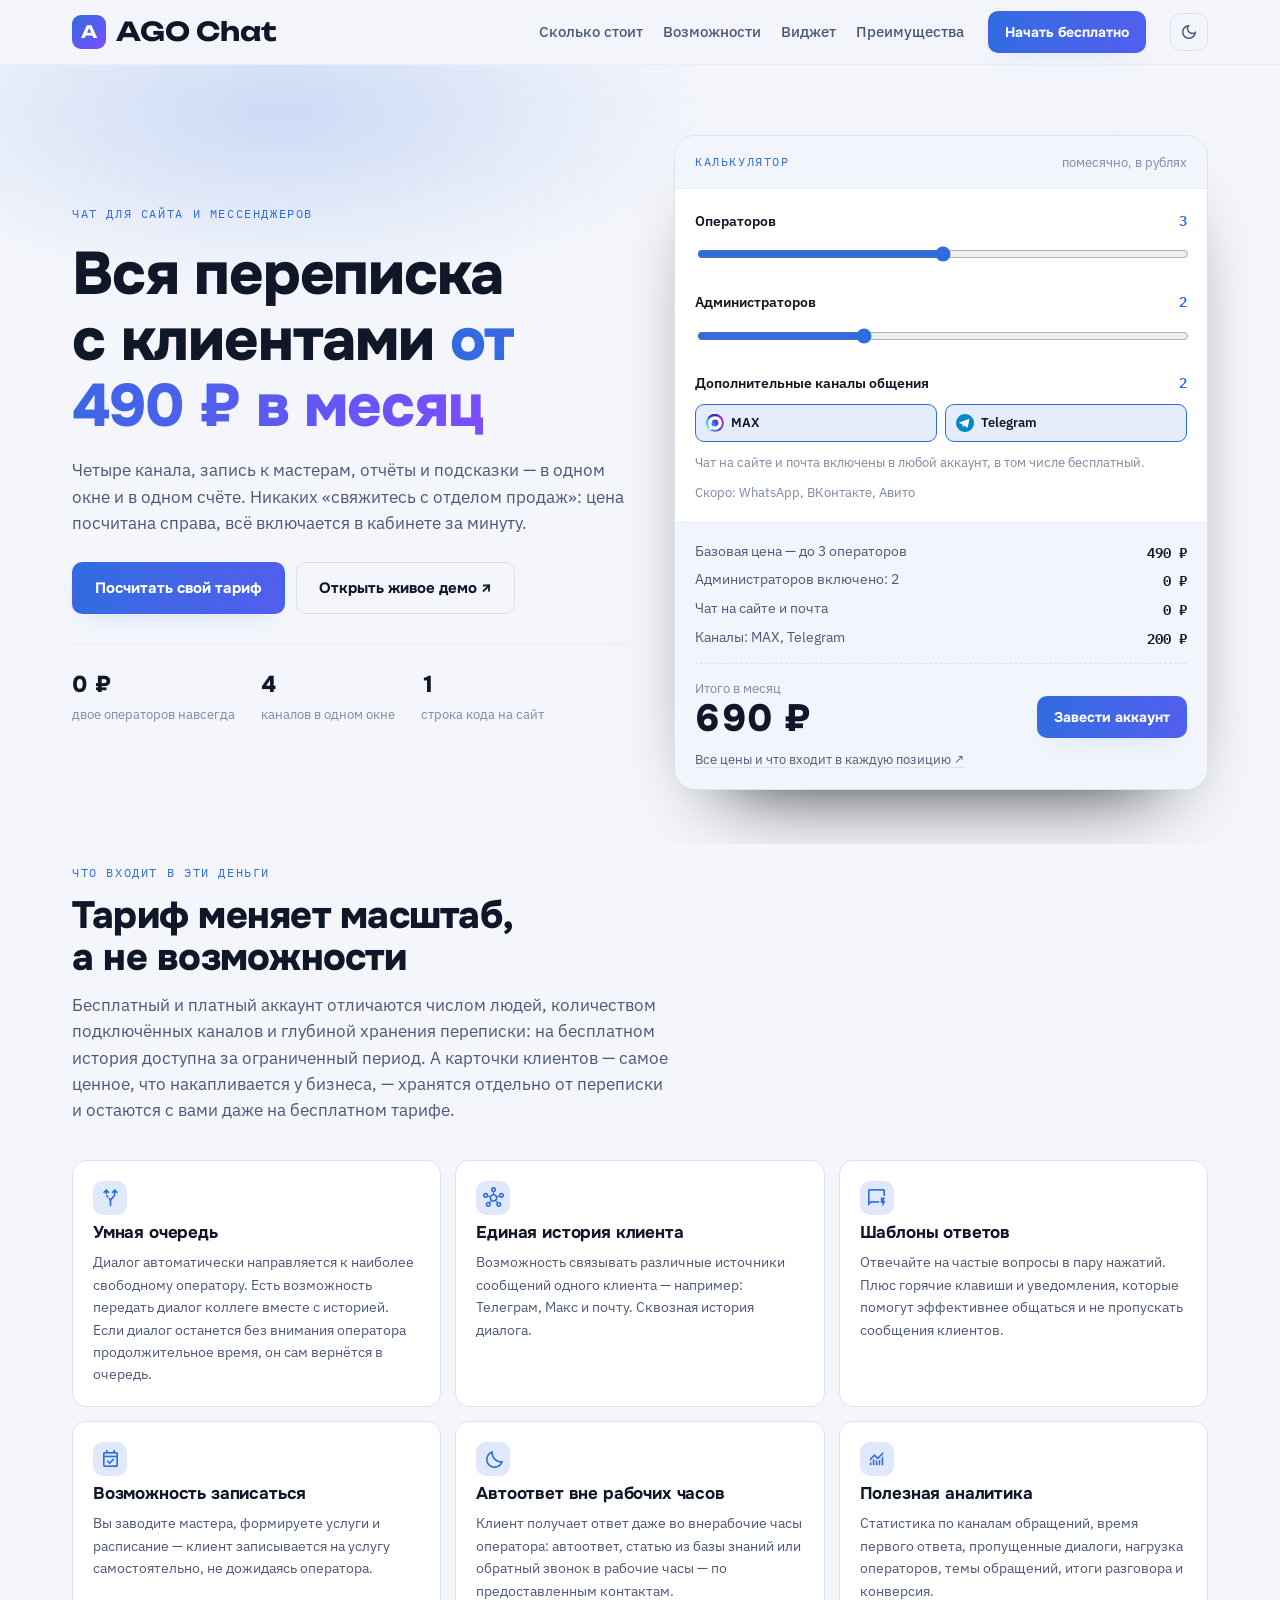
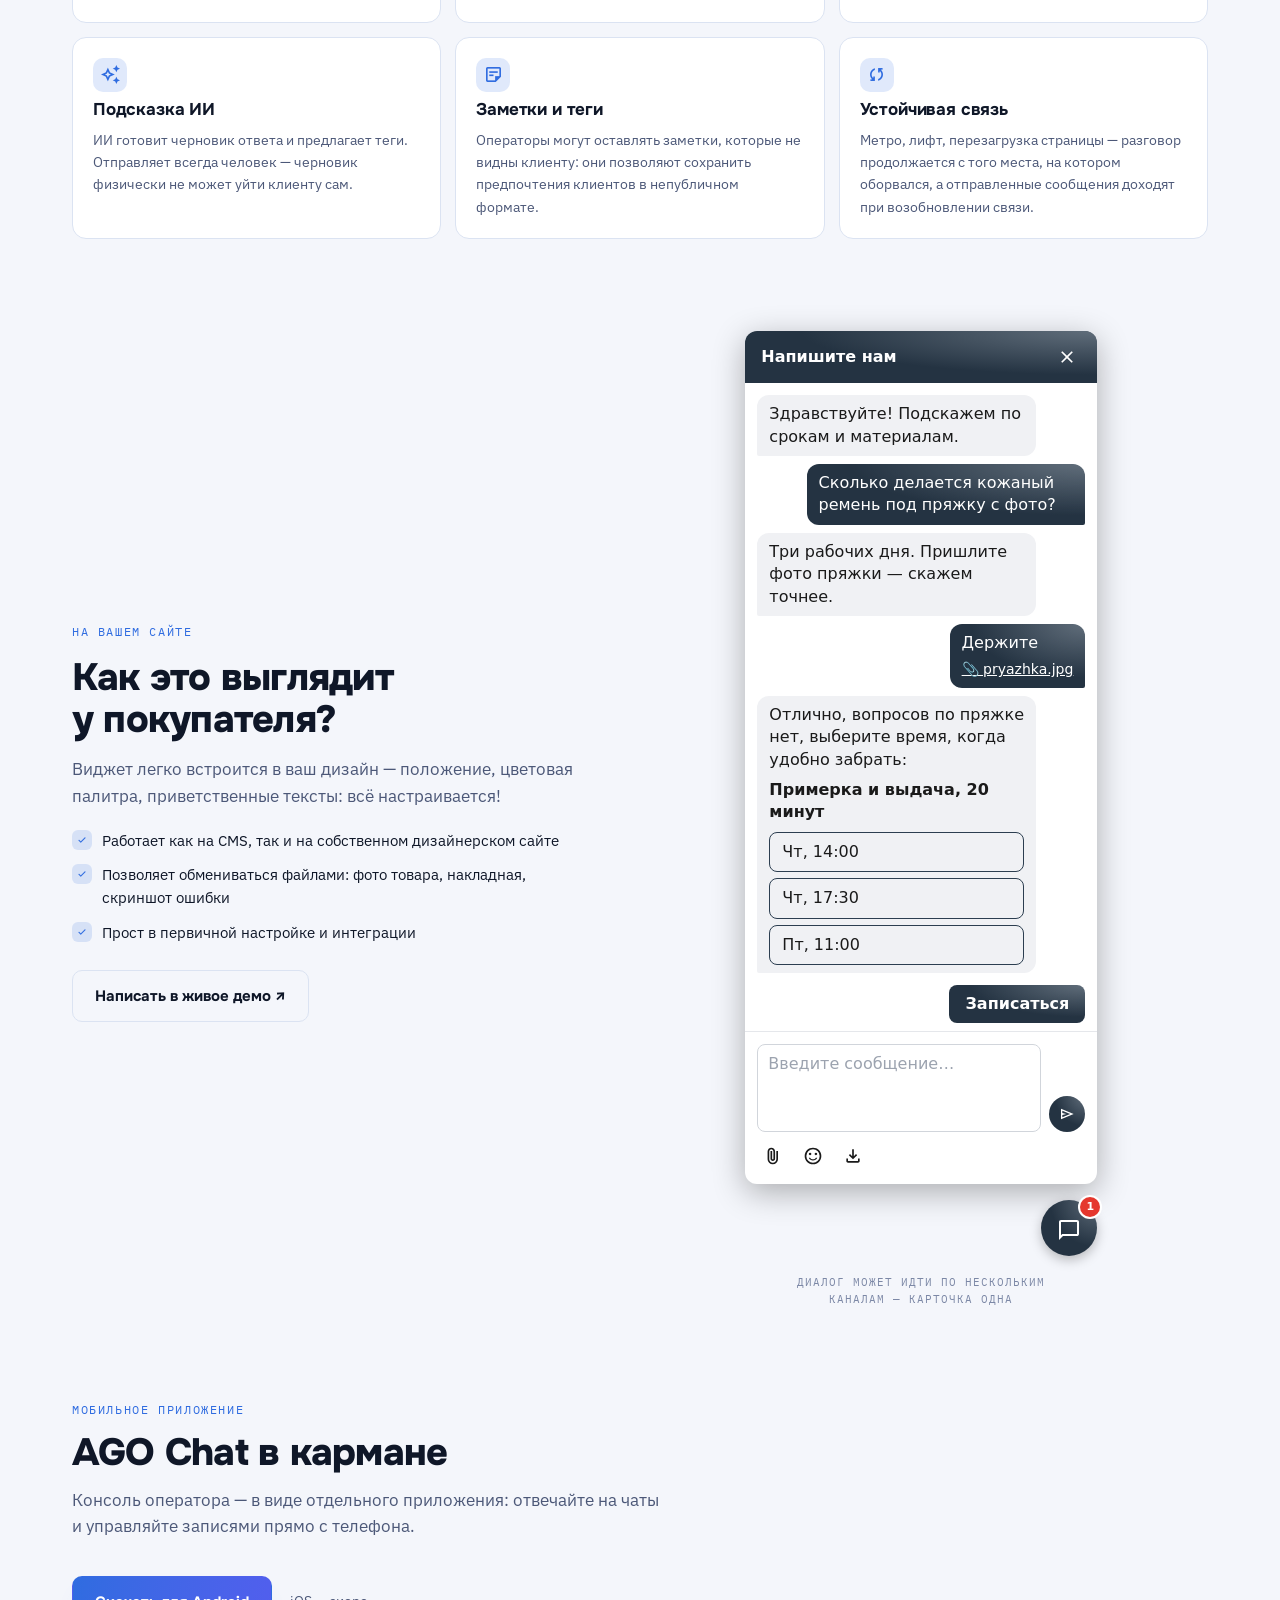
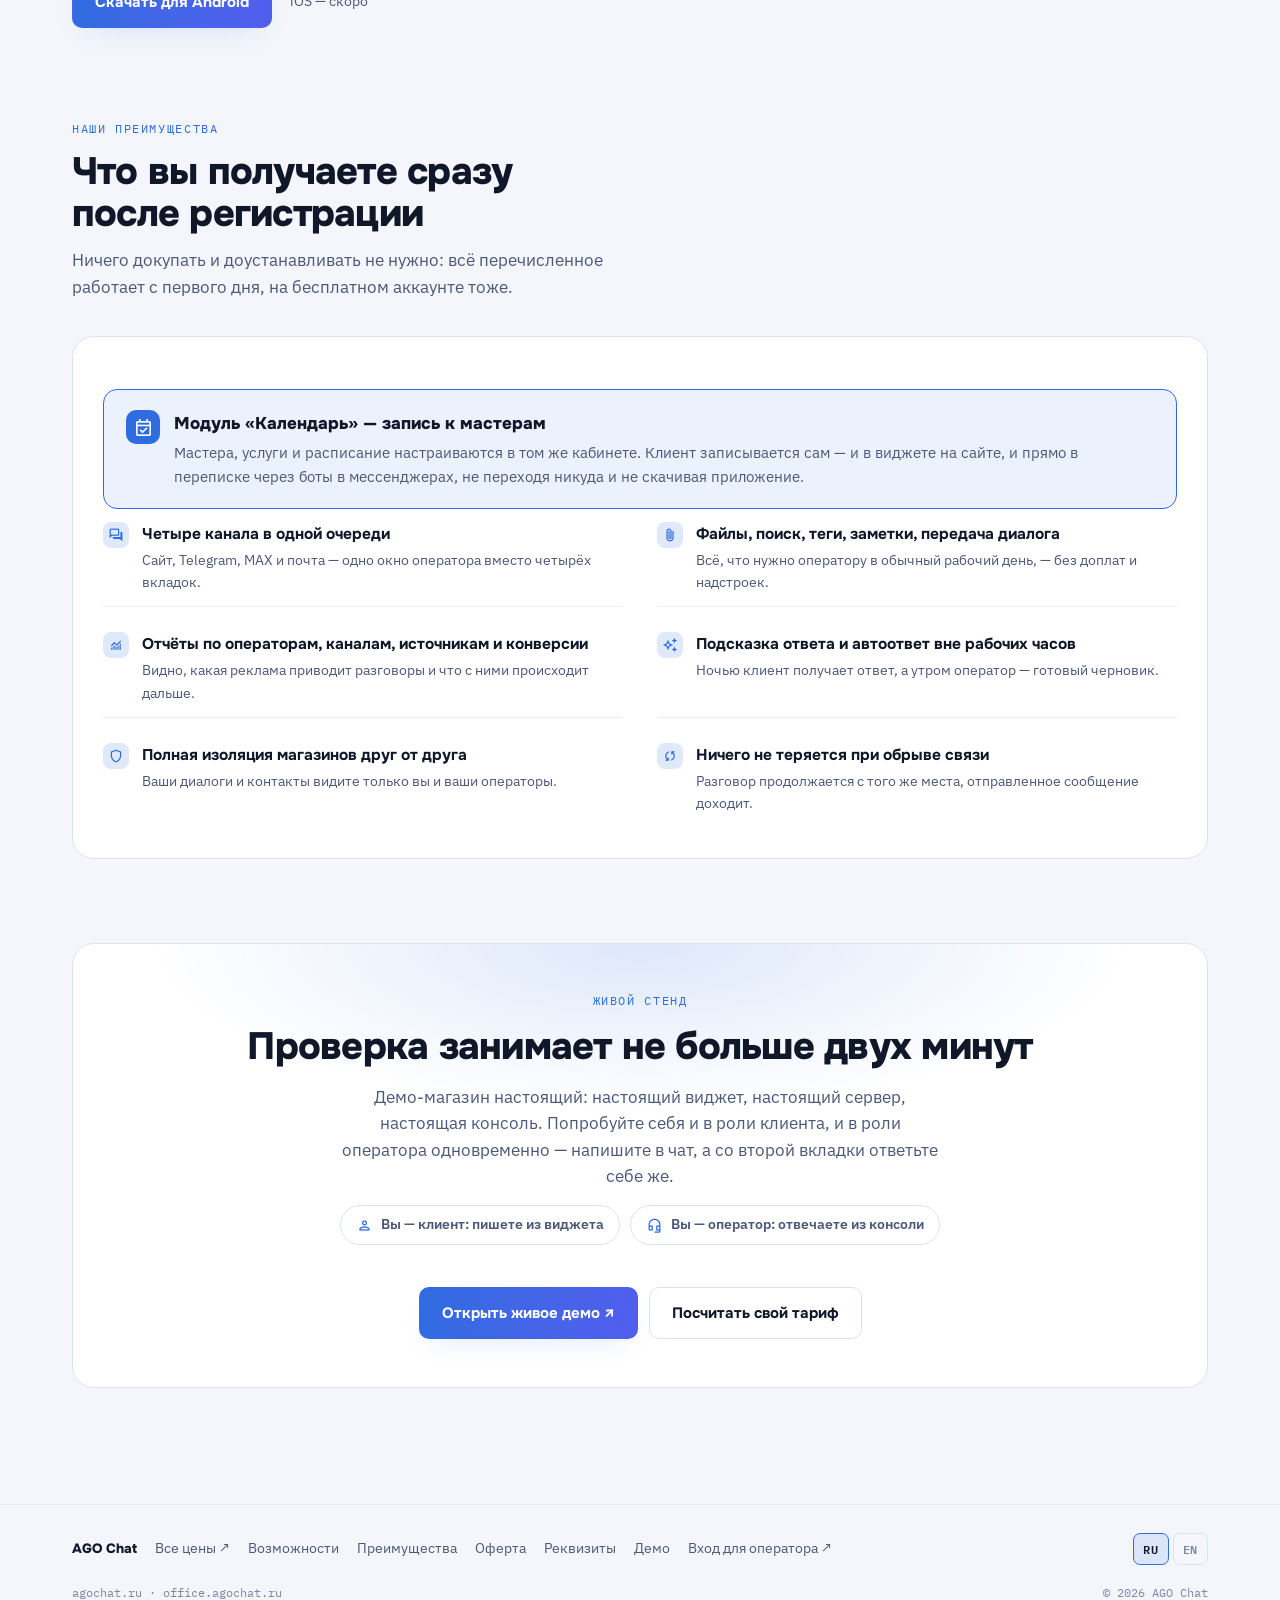
<file: index.html>
<!doctype html>
<html lang="ru">
<head>
<meta charset="utf-8">
<meta name="viewport" content="width=device-width, initial-scale=1">
<meta name="description" content="AGO Chat — чат для сайта и мессенджеров. Четыре канала в одном окне, запись к мастерам, отчёты. От 490 ₽ в месяц, два оператора бесплатно.">
<title>AGO Chat</title>
<!-- 25-168: gradient "A" mark, same treatment as the header's own `.brand .g` (`linear-gradient(140deg,var(--blue),var(--violet))`) -
     the SVG carries the gradient for browsers that support it, the ICO is the flat-rendered fallback for the rest. -->
<link rel="icon" type="image/svg+xml" href="favicon.svg">
<link rel="alternate icon" href="favicon.ico">
<link rel="preconnect" href="https://fonts.googleapis.com">
<link rel="preconnect" href="https://fonts.gstatic.com" crossorigin>
<link href="https://fonts.googleapis.com/css2?family=Unbounded:wght@600;700&family=Onest:wght@500;600;700;800&family=IBM+Plex+Sans:wght@400;500;600;700&family=IBM+Plex+Mono:wght@400;500;600&display=swap" rel="stylesheet">
<link href="https://fonts.googleapis.com/css2?family=Material+Symbols+Outlined:opsz,wght,FILL,GRAD@24,400,0,0&display=swap" rel="stylesheet">
<link rel="stylesheet" href="styles.css">
</head>
<body>
<!-- The front page, rebuilt around the one question a visitor actually arrives with: what will this
     cost me. The calculator in the hero answers it before any prose does, and every figure in it
     comes out of `prices.json` at runtime (`home.js`) - this page hardcodes no price, the same rule
     `pricing.html` already lives by. Where a price is unpublished the calculator says so rather than
     quietly leaving it out of the sum. -->
<header class="nav">
  <div class="wrap nav-row">
    <!-- Mobile-only trigger for the drawer below; hidden on desktop (styles.css). -->
    <button class="hamburger" type="button" id="menuToggle" aria-label="Открыть меню" aria-expanded="false" aria-controls="mobileDrawer">
      <span class="ms" aria-hidden="true">menu</span>
    </button>
    <a class="brand" href="#top"><span class="g">A</span>AGO Chat</a>
    <nav class="nav-links">
      <a href="#calc" data-i18n="nav.pricing">Сколько стоит</a>
      <a href="#what" data-i18n="nav.features">Возможности</a>
      <a href="#widget" data-i18n="nav.widget">Виджет</a>
      <a href="#adv" data-i18n="nav.advantages">Преимущества</a>
    </nav>
    <!-- Theme toggle now last in source order (nav-links' own `margin-left:auto` carries the whole
         group - CTA then toggle - to the right edge), so it lands right-most on desktop. -->
    <a class="btn btn-primary btn-sm nav-cta" href="#calc" data-i18n="nav.cta">Начать бесплатно</a>
    <button class="theme-toggle" type="button" id="themeToggle" aria-label="Переключить тему" title="Переключить тему">
      <span class="ms" id="themeIcon" aria-hidden="true">dark_mode</span>
    </button>
  </div>
</header>

<!-- Mobile drawer: nav links, then the CTA (primary button treatment, not a plain link), then the
     theme toggle as a labelled row - the same three groups the desktop header carries, collapsed for
     a narrow viewport. Hidden entirely on desktop (styles.css); `id="mobileDrawer"` is what the
     hamburger's `aria-controls` above points at. -->
<div class="drawer-backdrop" id="drawerBackdrop" hidden></div>
<nav class="drawer" id="mobileDrawer" aria-label="Мобильное меню" aria-hidden="true">
  <a class="drawer-link" href="#calc" data-i18n="nav.pricing">Сколько стоит</a>
  <a class="drawer-link" href="#what" data-i18n="nav.features">Возможности</a>
  <a class="drawer-link" href="#widget" data-i18n="nav.widget">Виджет</a>
  <a class="drawer-link" href="#adv" data-i18n="nav.advantages">Преимущества</a>
  <div class="drawer-divider"></div>
  <a class="btn btn-primary drawer-cta" href="#calc" data-i18n="nav.cta">Начать бесплатно</a>
  <div class="drawer-divider"></div>
  <button class="drawer-theme-row" type="button" id="drawerThemeToggle">
    <span class="ms" id="drawerThemeIcon" aria-hidden="true">dark_mode</span>
    <span id="drawerThemeLabel">Тёмная тема</span>
  </button>
</nav>

<main id="top">

  <section class="hero">
    <div class="wrap hero-grid">
      <div>
        <span class="kicker" data-i18n="home.kicker">Чат для сайта и мессенджеров</span>
        <h1 data-i18n-html="home.title">Вся переписка с клиентами <em>от 490 ₽ в месяц</em></h1>
        <p class="lede" data-i18n="home.lede">Четыре канала, запись к мастерам, отчёты и подсказки — в одном окне и в одном счёте. Никаких «свяжитесь с отделом продаж»: цена посчитана справа, всё включается в кабинете за минуту.</p>
        <div class="hero-ctas">
          <a class="btn btn-primary" href="#calc" data-i18n="home.cta1">Посчитать свой тариф</a>
          <a class="btn btn-ghost" href="https://demo-shop1.agochat.ru" target="_blank" rel="noopener" data-i18n="home.cta2">Открыть живое демо ↗</a>
        </div>
        <div class="hero-facts">
          <div class="fact"><div class="v num" data-i18n="home.fact1.v">0 ₽</div><div class="k" data-i18n="home.fact1.k">двое операторов навсегда</div></div>
          <div class="fact"><div class="v num">4</div><div class="k" data-i18n="home.fact2.k">каналов в одном окне</div></div>
          <div class="fact"><div class="v num">1</div><div class="k" data-i18n="home.fact3.k">строка кода на сайт</div></div>
        </div>
      </div>

      <!-- The calculator. Its arithmetic is a rule fixed in ago-chat's own Domain
           (`SubscriptionTierBands`): the base price covers the first three seats, each seat past
           that adds the per-seat price once. The rule is safe to restate here; the amounts it works
           on are never written down in this repository. -->
      <div class="calc" id="calc">
        <div class="calc-head">
          <span class="kicker" data-i18n="home.calc.kicker">Калькулятор</span>
          <span class="unit" data-i18n="home.calc.unit">помесячно, в рублях</span>
        </div>
        <div class="calc-body">
          <div>
            <div class="ctl-label"><span data-i18n="home.calc.seats">Операторов</span><span class="val" id="seatsVal">3</span></div>
            <input type="range" id="seats" min="1" max="5" step="1" value="3" aria-label="Операторов">
          </div>
          <div>
            <div class="ctl-label"><span data-i18n="home.calc.admins">Администраторов</span><span class="val" id="admVal">2</span></div>
            <input type="range" id="adm" min="1" max="4" step="1" value="2" aria-label="Администраторов">
          </div>
          <div>
            <div class="ctl-label"><span data-i18n="home.calc.channels">Дополнительные каналы общения</span><span class="val" id="chVal">2</span></div>
            <div class="chgrid" id="chgrid">
              <button class="chbtn" type="button" data-ch="MAX" aria-pressed="true"><span class="mk" aria-hidden="true"><img src="icons/max.svg" alt="" class="mk-crop"></span>MAX</button>
              <button class="chbtn" type="button" data-ch="Telegram" aria-pressed="true"><span class="mk round" aria-hidden="true"><img src="icons/telegram.svg" alt=""></span>Telegram</button>
            </div>
            <p class="calc-note" data-i18n="home.calc.included">Чат на сайте и почта включены в любой аккаунт, в том числе бесплатный.</p>
            <!-- The one deliberate exception to batch 2 removing every other channel-name mention on
                 the site: a bare "coming soon" note, not a toggle - those three channels were removed
                 from the calculator's own set entirely, not merely hidden from it. -->
            <p class="calc-note" data-i18n="home.calc.soon">Скоро: WhatsApp, ВКонтакте, Авито</p>
          </div>
        </div>
        <div class="calc-out">
          <div class="bill" id="bill"></div>
          <div class="total">
            <div>
              <div class="lbl" data-i18n="home.calc.total">Итого в месяц</div>
              <div class="amt num" id="total">—</div>
            </div>
            <a class="btn btn-primary btn-sm" href="https://office.agochat.ru" target="_blank" rel="noopener" data-i18n="home.calc.cta">Завести аккаунт</a>
          </div>
          <p class="free-note" id="freeNote" hidden data-i18n="home.calc.freenote">Такой набор помещается в бесплатный аккаунт — платить не за что.</p>
          <!-- The reader has a figure; the next honest question is what it is made of. The
               footer carried the only route to the price list, which is a scroll away from the
               one moment it is wanted. -->
          <a class="calc-link" href="pricing.html" data-i18n="home.calc.full">Все цены и что входит в каждую позицию ↗</a>
        </div>
      </div>
    </div>
  </section>

  <!-- WHAT YOU GET -->
  <section id="what" style="padding-top:20px;">
    <div class="wrap">
      <div class="head">
        <span class="kicker" data-i18n="home.what.kicker">Что входит в эти деньги</span>
        <h2 data-i18n="home.what.title">Тариф меняет масштаб, а не возможности</h2>
        <p class="lede" data-i18n="home.what.lede">Бесплатный и платный аккаунт отличаются числом людей, количеством подключённых каналов и глубиной хранения переписки: на бесплатном история доступна за ограниченный период. А карточки клиентов — самое ценное, что накапливается у бизнеса, — хранятся отдельно от переписки и остаются с вами даже на бесплатном тарифе.</p>
      </div>
      <div class="grid3">

        <div class="cap">
          <div class="ic"><span class="ms">alt_route</span></div>
          <h3 data-i18n="home.cap1.t">Умная очередь</h3>
          <p data-i18n="home.cap1.b">Диалог автоматически направляется к наиболее свободному оператору. Есть возможность передать диалог коллеге вместе с историей. Если диалог останется без внимания оператора продолжительное время, он сам вернётся в очередь.</p>
        </div>

        <div class="cap">
          <div class="ic"><span class="ms">hub</span></div>
          <h3 data-i18n="home.cap2.t">Единая история клиента</h3>
          <p data-i18n="home.cap2.b">Возможность связывать различные источники сообщений одного клиента — например: Телеграм, Макс и почту. Сквозная история диалога.</p>
        </div>

        <div class="cap">
          <div class="ic"><span class="ms">quickreply</span></div>
          <h3 data-i18n="home.cap3.t">Шаблоны ответов</h3>
          <p data-i18n="home.cap3.b">Отвечайте на частые вопросы в пару нажатий. Плюс горячие клавиши и уведомления, которые помогут эффективнее общаться и не пропускать сообщения клиентов.</p>
        </div>

        <div class="cap">
          <div class="ic"><span class="ms">event_available</span></div>
          <h3 data-i18n="home.cap4.t">Возможность записаться</h3>
          <p data-i18n="home.cap4.b">Вы заводите мастера, формируете услуги и расписание — клиент записывается на услугу самостоятельно, не дожидаясь оператора.</p>
        </div>

        <div class="cap">
          <div class="ic"><span class="ms">bedtime</span></div>
          <h3 data-i18n="home.cap5.t">Автоответ вне рабочих часов</h3>
          <p data-i18n="home.cap5.b">Клиент получает ответ даже во внерабочие часы оператора: автоответ, статью из базы знаний или обратный звонок в рабочие часы — по предоставленным контактам.</p>
        </div>

        <div class="cap">
          <div class="ic"><span class="ms">monitoring</span></div>
          <h3 data-i18n="home.cap6.t">Полезная аналитика</h3>
          <p data-i18n="home.cap6.b">Статистика по каналам обращений, время первого ответа, пропущенные диалоги, нагрузка операторов, темы обращений, итоги разговора и конверсия.</p>
        </div>

        <div class="cap">
          <div class="ic"><span class="ms">auto_awesome</span></div>
          <h3 data-i18n="home.cap7.t">Подсказка ИИ</h3>
          <p data-i18n="home.cap7.b">ИИ готовит черновик ответа и предлагает теги. Отправляет всегда человек — черновик физически не может уйти клиенту сам.</p>
        </div>

        <div class="cap">
          <div class="ic"><span class="ms">sticky_note_2</span></div>
          <h3 data-i18n="home.cap8.t">Заметки и теги</h3>
          <p data-i18n="home.cap8.b">Операторы могут оставлять заметки, которые не видны клиенту: они позволяют сохранить предпочтения клиентов в непубличном формате.</p>
        </div>

        <div class="cap">
          <div class="ic"><span class="ms">sync</span></div>
          <h3 data-i18n="home.cap9.t">Устойчивая связь</h3>
          <p data-i18n="home.cap9.b">Метро, лифт, перезагрузка страницы — разговор продолжается с того места, на котором оборвался, а отправленные сообщения доходят при возобновлении связи.</p>
        </div>

      </div>
    </div>
  </section>

  <!-- THE WIDGET -->
  <section id="widget" style="padding-top:20px;">
    <div class="wrap demo-split">
      <div>
        <span class="kicker" data-i18n="home.widget.kicker">На вашем сайте</span>
        <h2 style="margin:14px 0 16px;" data-i18n="home.widget.title">Как это выглядит у покупателя?</h2>
        <p class="lede" data-i18n="home.widget.lede">Виджет легко встроится в ваш дизайн — положение, цветовая палитра, приветственные тексты: всё настраивается!</p>
        <ul class="ticks">
          <li><span class="mk"><span class="ms">check</span></span><span data-i18n="home.widget.t1">Работает как на CMS, так и на собственном дизайнерском сайте</span></li>
          <li><span class="mk"><span class="ms">check</span></span><span data-i18n="home.widget.t2">Позволяет обмениваться файлами: фото товара, накладная, скриншот ошибки</span></li>
          <li><span class="mk"><span class="ms">check</span></span><span data-i18n="home.widget.t3">Прост в первичной настройке и интеграции</span></li>
        </ul>
        <div class="hero-ctas">
          <a class="btn btn-ghost" href="https://demo-shop1.agochat.ru" target="_blank" rel="noopener" data-i18n="home.widget.cta">Написать в живое демо ↗</a>
        </div>
      </div>
      <div class="screen">
        <div class="ago-root">
          <div class="ago-panel" role="img" aria-label="Пример диалога в виджете AGO Chat">
            <div class="ago-header">
              <h1 data-i18n="home.mock.header">Напишите нам</h1>
              <span class="ago-close" aria-hidden="true"><svg viewBox="0 -960 960 960" width="1em" height="1em" fill="currentColor"><path d="m256-200-56-56 224-224-224-224 56-56 224 224 224-224 56 56-224 224 224 224-56 56-224-224-224 224Z"></path></svg></span>
            </div>
            <div class="ago-messages">
              <div class="ago-message ago-message--operator" data-i18n="home.mock.m1">Здравствуйте! Подскажем по срокам и материалам.</div>
              <div class="ago-message ago-message--visitor" data-i18n="home.mock.m2">Сколько делается кожаный ремень под пряжку с фото?</div>
              <div class="ago-message ago-message--operator" data-i18n="home.mock.m3">Три рабочих дня. Пришлите фото пряжки — скажем точнее.</div>
              <div class="ago-message ago-message--visitor"><span data-i18n="home.mock.m4">Держите</span><span class="ago-attachment-link">📎 pryazhka.jpg</span></div>
              <div class="ago-message ago-message--operator"><span data-i18n="home.mock.m5">Отлично, вопросов по пряжке нет, выберите время, когда удобно забрать:</span>
                <div class="ago-primitive">
                  <div class="ago-primitive-title" data-i18n="home.mock.service">Примерка и выдача, 20 минут</div>
                  <div class="ago-primitive-choices">
                    <span class="ago-primitive-choice" data-i18n="home.mock.slot1">Чт, 14:00</span>
                    <span class="ago-primitive-choice" data-i18n="home.mock.slot2">Чт, 17:30</span>
                    <span class="ago-primitive-choice" data-i18n="home.mock.slot3">Пт, 11:00</span>
                  </div>
                </div>
              </div>
            </div>
            <span class="ago-module-chip" data-i18n="home.mock.book">Записаться</span>
            <div class="ago-composer">
              <div class="ago-composer-row">
                <div class="ago-input" data-i18n="home.mock.placeholder">Введите сообщение…</div>
                <span class="ago-send" aria-hidden="true"><svg viewBox="0 -960 960 960" width="1em" height="1em" fill="currentColor"><path d="M120-160v-640l760 320-760 320Zm80-120 474-200-474-200v140l240 60-240 60v140Zm0 0v-400 400Z"></path></svg></span>
              </div>
              <div class="ago-composer-controls">
                <span class="ago-attach" aria-hidden="true"><svg viewBox="0 -960 960 960" width="1em" height="1em" fill="currentColor"><path d="M720-330q0 104-73 177T470-80q-104 0-177-73t-73-177v-370q0-75 52.5-127.5T400-880q75 0 127.5 52.5T580-700v350q0 46-32 78t-78 32q-46 0-78-32t-32-78v-370h80v370q0 13 8.5 21.5T470-320q13 0 21.5-8.5T500-350v-350q-1-42-29.5-71T400-800q-42 0-71 29t-29 71v370q-1 71 49 120.5T470-160q70 0 119-49.5T640-330v-390h80v390Z"></path></svg></span>
                <span class="ago-emoji" aria-hidden="true"><svg viewBox="0 -960 960 960" width="1em" height="1em" fill="currentColor"><path d="M620-520q25 0 42.5-17.5T680-580q0-25-17.5-42.5T620-640q-25 0-42.5 17.5T560-580q0 25 17.5 42.5T620-520Zm-280 0q25 0 42.5-17.5T400-580q0-25-17.5-42.5T340-640q-25 0-42.5 17.5T280-580q0 25 17.5 42.5T340-520Zm140 260q68 0 123.5-38.5T684-400h-66q-22 37-58.5 58.5T480-320q-43 0-79.5-21.5T342-400h-66q25 63 80.5 101.5T480-260Zm0 180q-83 0-156-31.5T197-197q-54-54-85.5-127T80-480q0-83 31.5-156T197-763q54-54 127-85.5T480-880q83 0 156 31.5T763-763q54 54 85.5 127T880-480q0 83-31.5 156T763-197q-54 54-127 85.5T480-80Zm0-400Zm0 320q134 0 227-93t93-227q0-134-93-227t-227-93q-134 0-227 93t-93 227q0 134 93 227t227 93Z"></path></svg></span>
                <span class="ago-save" aria-hidden="true"><svg viewBox="0 -960 960 960" width="1em" height="1em" fill="currentColor"><path d="M480-320 280-520l56-58 104 104v-326h80v326l104-104 56 58-200 200ZM240-160q-33 0-56.5-23.5T160-240v-120h80v120h480v-120h80v120q0 33-23.5 56.5T720-160H240Z"></path></svg></span>
              </div>
            </div>
          </div>
          <div class="ago-launcher-row">
            <span class="ago-toggle" aria-hidden="true"><svg viewBox="0 -960 960 960" width="1em" height="1em" fill="currentColor"><path d="M80-80v-720q0-33 23.5-56.5T160-880h640q33 0 56.5 23.5T880-800v480q0 33-23.5 56.5T800-240H240L80-80Zm126-240h594v-480H160v525l46-45Zm-46 0v-480 480Z"></path></svg><span class="ago-unread-badge">1</span></span>
          </div>
        </div>
        <p class="screen-tag" data-i18n="home.widget.caption">Диалог может идти по нескольким каналам — карточка одна</p>
      </div>
    </div>
  </section>

  <!-- MOBILE APPS -->
  <section id="apps" style="padding-top:20px;">
    <div class="wrap">
      <div class="head">
        <span class="kicker" data-i18n="home.apps.kicker">Мобильное приложение</span>
        <h2 data-i18n="home.apps.title">AGO Chat в кармане</h2>
        <p class="lede" data-i18n="home.apps.body">Консоль оператора — в виде отдельного приложения: отвечайте на чаты и управляйте записями прямо с телефона.</p>
      </div>
      <div class="apps-row">
        <a class="btn btn-primary" href="https://github.com/golyakoff/ago-android/releases" target="_blank" rel="noopener" data-i18n="home.apps.android">Скачать для Android</a>
        <span class="apps-soon muted" data-i18n="home.apps.ios">iOS — скоро</span>
      </div>
    </div>
  </section>

  <!-- ADVANTAGES -->
  <section id="adv" style="padding-top:20px;">
    <div class="wrap">
      <div class="head">
        <span class="kicker" data-i18n="home.adv.kicker">Наши преимущества</span>
        <h2 data-i18n="home.adv.title">Что вы получаете сразу после регистрации</h2>
        <p class="lede" data-i18n="home.adv.lede">Ничего докупать и доустанавливать не нужно: всё перечисленное работает с первого дня, на бесплатном аккаунте тоже.</p>
      </div>

      <div class="adv">
        <div class="adv-hi">
          <span class="mk"><span class="ms">event_available</span></span>
          <div>
            <b data-i18n="home.adv.cal.t">Модуль «Календарь» — запись к мастерам</b>
            <p data-i18n="home.adv.cal.b">Мастера, услуги и расписание настраиваются в том же кабинете. Клиент записывается сам — и в виджете на сайте, и прямо в переписке через боты в мессенджерах, не переходя никуда и не скачивая приложение.</p>
          </div>
        </div>

        <div class="adv-grid">
          <div class="adv-item">
            <span class="mk"><span class="ms">forum</span></span>
            <div><b data-i18n="home.adv1.t">Четыре канала в одной очереди</b><p data-i18n="home.adv1.b">Сайт, Telegram, MAX и почта — одно окно оператора вместо четырёх вкладок.</p></div>
          </div>
          <div class="adv-item">
            <span class="mk"><span class="ms">attach_file</span></span>
            <div><b data-i18n="home.adv2.t">Файлы, поиск, теги, заметки, передача диалога</b><p data-i18n="home.adv2.b">Всё, что нужно оператору в обычный рабочий день, — без доплат и надстроек.</p></div>
          </div>
          <div class="adv-item">
            <span class="mk"><span class="ms">monitoring</span></span>
            <div><b data-i18n="home.adv3.t">Отчёты по операторам, каналам, источникам и конверсии</b><p data-i18n="home.adv3.b">Видно, какая реклама приводит разговоры и что с ними происходит дальше.</p></div>
          </div>
          <div class="adv-item">
            <span class="mk"><span class="ms">auto_awesome</span></span>
            <div><b data-i18n="home.adv4.t">Подсказка ответа и автоответ вне рабочих часов</b><p data-i18n="home.adv4.b">Ночью клиент получает ответ, а утром оператор — готовый черновик.</p></div>
          </div>
          <div class="adv-item">
            <span class="mk"><span class="ms">shield</span></span>
            <div><b data-i18n="home.adv5.t">Полная изоляция магазинов друг от друга</b><p data-i18n="home.adv5.b">Ваши диалоги и контакты видите только вы и ваши операторы.</p></div>
          </div>
          <div class="adv-item">
            <span class="mk"><span class="ms">sync</span></span>
            <div><b data-i18n="home.adv6.t">Ничего не теряется при обрыве связи</b><p data-i18n="home.adv6.b">Разговор продолжается с того же места, отправленное сообщение доходит.</p></div>
          </div>
        </div>
      </div>
    </div>
  </section>

  <section style="padding-top:12px;">
    <div class="wrap">
      <div class="cta">
        <span class="kicker" data-i18n="home.cta.kicker">Живой стенд</span>
        <h2 data-i18n="home.cta.title">Проверка занимает не больше двух минут</h2>
        <p class="lede" style="text-align:center;" data-i18n="home.cta.lede">Демо-магазин настоящий: настоящий виджет, настоящий сервер, настоящая консоль. Попробуйте себя и в роли клиента, и в роли оператора одновременно — напишите в чат, а со второй вкладки ответьте себе же.</p>
        <div class="roles">
          <span class="role"><span class="ms">person</span><span data-i18n="home.cta.role1">Вы — клиент: пишете из виджета</span></span>
          <span class="role"><span class="ms">headset_mic</span><span data-i18n="home.cta.role2">Вы — оператор: отвечаете из консоли</span></span>
        </div>
        <div class="hero-ctas" style="justify-content:center;">
          <a class="btn btn-primary" href="https://demo-shop1.agochat.ru" target="_blank" rel="noopener" data-i18n="home.cta.demo">Открыть живое демо ↗</a>
          <a class="btn btn-ghost" href="#calc" data-i18n="home.cta.calc">Посчитать свой тариф</a>
        </div>
      </div>
    </div>
  </section>
</main>

<footer>
  <div class="wrap foot-row">
    <span class="foot-brand">AGO Chat</span>
    <a href="pricing.html" data-i18n="pricing.cta.full">Все цены ↗</a>
    <a href="#what" data-i18n="nav.features">Возможности</a>
    <a href="#adv" data-i18n="nav.advantages">Преимущества</a>
    <a href="legal/offer.html">Оферта</a>
    <a href="legal/requisites.html">Реквизиты</a>
    <a href="https://demo-shop1.agochat.ru" target="_blank" rel="noopener" data-i18n="home.foot.demo">Демо</a>
    <a href="https://office.agochat.ru" target="_blank" rel="noopener" data-i18n="footer.login">Вход для оператора ↗</a>
    <span class="lang-switch" role="group" aria-label="Language">
      <button type="button" id="lang-ru" onclick="agoSetLang('ru')">RU</button>
      <button type="button" id="lang-en" onclick="agoSetLang('en')">EN</button>
    </span>
    <span class="foot-hosts"><span>agochat.ru · office.agochat.ru</span><span data-i18n="footer.copy">© 2026 AGO Chat</span></span>
  </div>
</footer>

<!-- The dictionary, the language switch and the price lookup, shared with `pricing.html`. -->
<script src="i18n.js"></script>
<!-- Front-page-only behaviour: the calculator and the theme toggle. `agoRenderPrices` calls into
     this file when it is present, so the calculator re-renders both when prices land and when the
     language changes, without `i18n.js` having to know what a calculator is beyond its name. -->
<script src="home.js"></script>
</body>
</html>
</file>
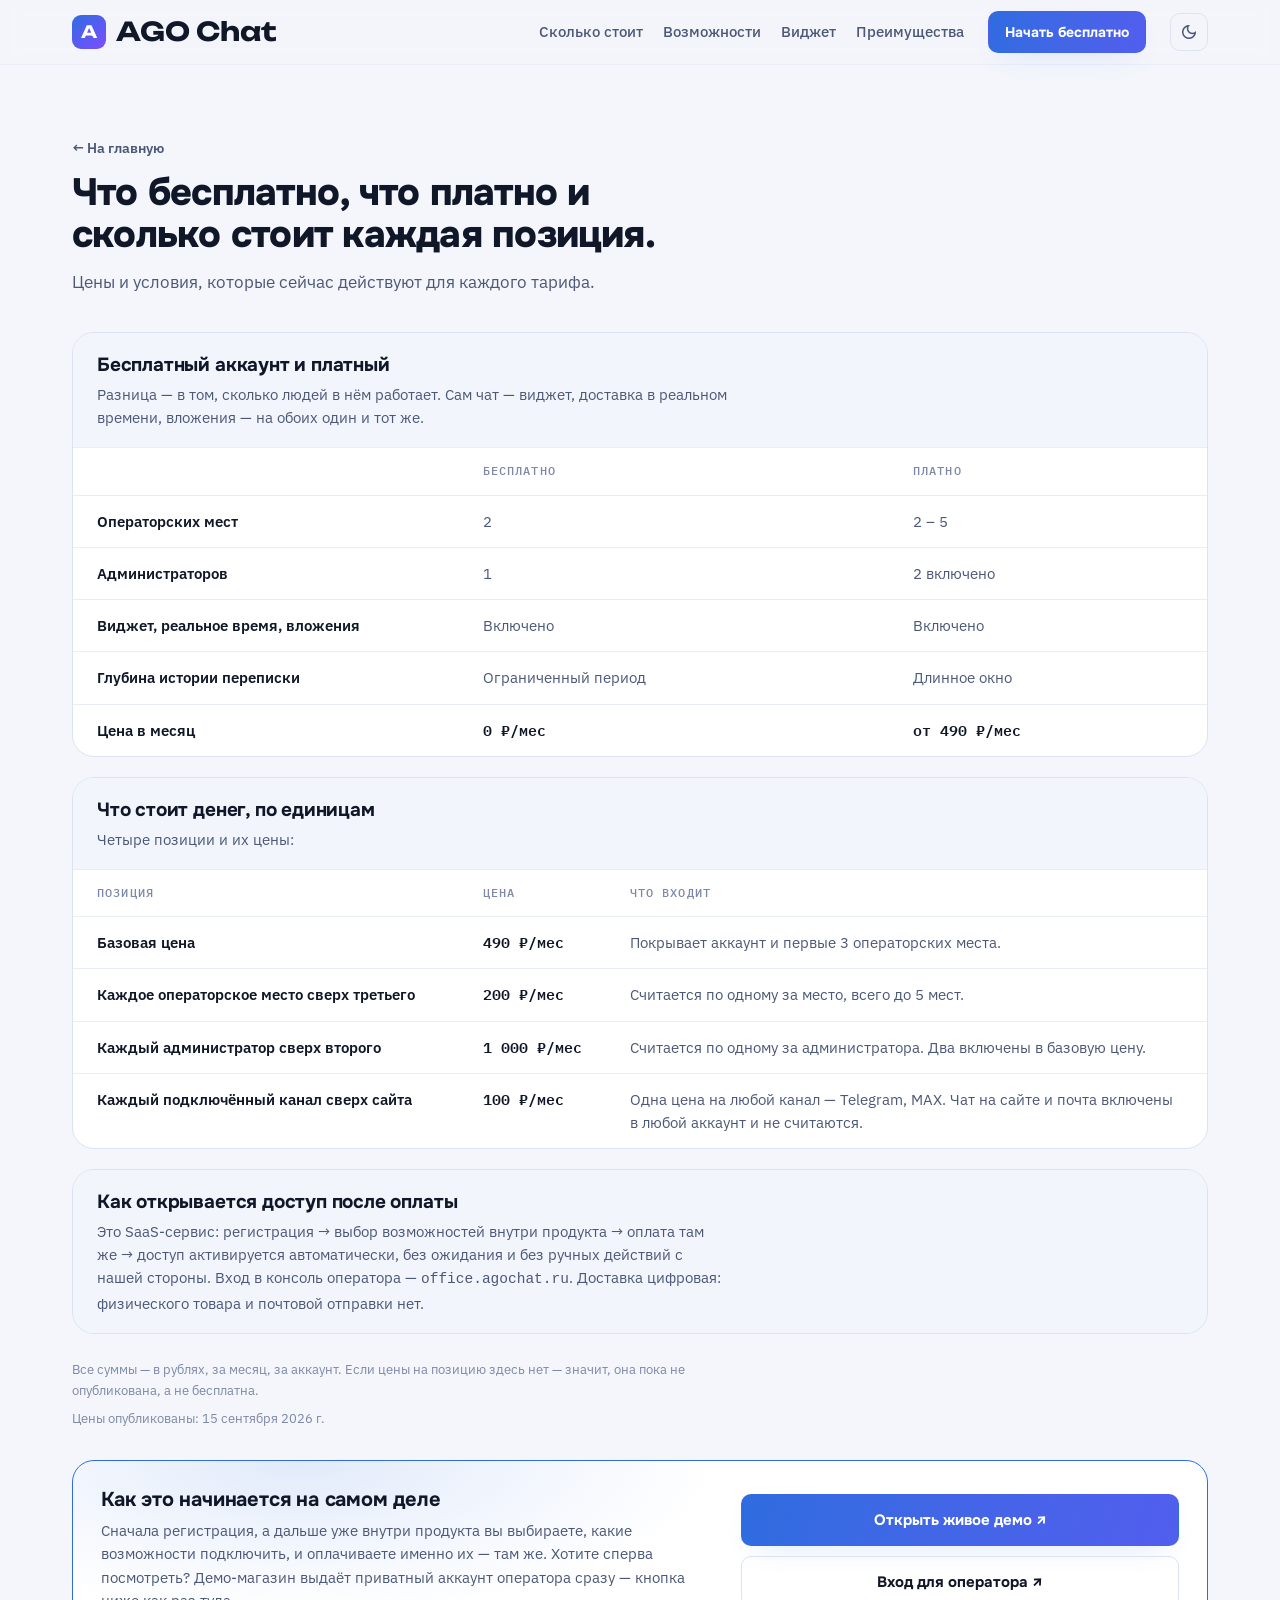
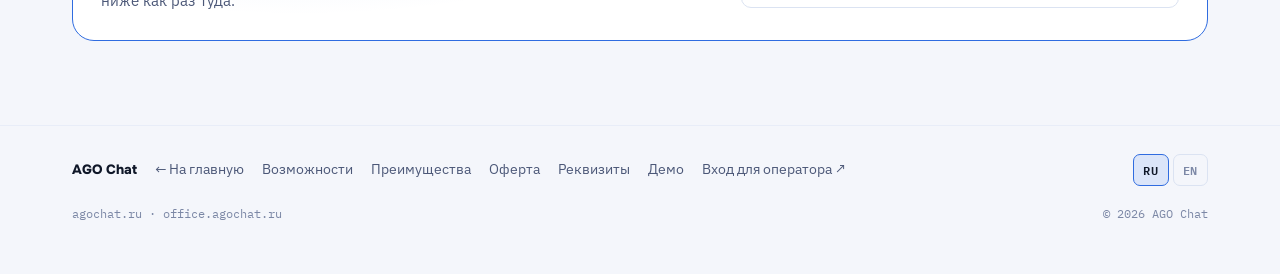
<file: pricing.html>
<!doctype html>
<html lang="ru">
<head>
<meta charset="utf-8">
<meta name="viewport" content="width=device-width, initial-scale=1">
<meta name="description" content="Цены AGO Chat — что входит в бесплатный аккаунт, что стоит денег по единицам и сколько это в месяц.">
<!-- Translated like any other string: `agoApplyLang` writes into every `data-i18n` element, and for
     `<title>` that is `document.title` itself, so the browser tab follows the language switch too. -->
<title data-i18n="pricingpage.doctitle">Цены — AGO Chat</title>
<link rel="preconnect" href="https://fonts.googleapis.com">
<link rel="preconnect" href="https://fonts.gstatic.com" crossorigin>
<link href="https://fonts.googleapis.com/css2?family=Unbounded:wght@600;700&family=Onest:wght@500;600;700;800&family=IBM+Plex+Sans:wght@400;500;600;700&family=IBM+Plex+Mono:wght@400;500;600&display=swap" rel="stylesheet">
<link href="https://fonts.googleapis.com/css2?family=Material+Symbols+Outlined:opsz,wght,FILL,GRAD@24,400,0,0&display=swap" rel="stylesheet">
<link rel="stylesheet" href="styles.css">
</head>
<body>
<!-- The full price list, and the only page in this repository whose entire job is to be checkable.
     Every ₽ figure below is read at runtime out of `prices.json` - the snapshot ago-chat's own
     tools/update-landing-prices-from-db.sh takes of what the product has actually published. Nothing
     here stores a price, rounds one, or fills a gap with an example. Where a price does not exist,
     the row says "no published price" in the reader's own language and stops, which is the whole
     reason this page can claim in its own lede to be the real thing.

     The front page carries a calculator over the same figures; this page is the audit trail behind
     it. Both read the same snapshot through the same helper, so the two can never disagree. -->
<header class="nav">
  <div class="wrap nav-row">
    <!-- Mobile-only trigger for the drawer below; hidden on desktop (styles.css). -->
    <button class="hamburger" type="button" id="menuToggle" aria-label="Открыть меню" aria-expanded="false" aria-controls="mobileDrawer">
      <span class="ms" aria-hidden="true">menu</span>
    </button>
    <a class="brand" href="index.html"><span class="g">A</span>AGO Chat</a>
    <nav class="nav-links">
      <a href="index.html#calc" data-i18n="nav.pricing">Сколько стоит</a>
      <a href="index.html#what" data-i18n="nav.features">Возможности</a>
      <a href="index.html#widget" data-i18n="nav.widget">Виджет</a>
      <a href="index.html#adv" data-i18n="nav.advantages">Преимущества</a>
    </nav>
    <!-- Theme toggle now last in source order (nav-links' own `margin-left:auto` carries the whole
         group - CTA then toggle - to the right edge), so it lands right-most on desktop. -->
    <a class="btn btn-primary btn-sm nav-cta" href="index.html#calc" data-i18n="nav.cta">Начать бесплатно</a>
    <button class="theme-toggle" type="button" id="themeToggle" aria-label="Переключить тему" title="Переключить тему">
      <span class="ms" id="themeIcon" aria-hidden="true">dark_mode</span>
    </button>
  </div>
</header>

<!-- Mobile drawer - see index.html's own copy for the full reasoning; targets here match this
     page's own header nav (index.html#... - this page is not the anchors' own document). -->
<div class="drawer-backdrop" id="drawerBackdrop" hidden></div>
<nav class="drawer" id="mobileDrawer" aria-label="Мобильное меню" aria-hidden="true">
  <a class="drawer-link" href="index.html#calc" data-i18n="nav.pricing">Сколько стоит</a>
  <a class="drawer-link" href="index.html#what" data-i18n="nav.features">Возможности</a>
  <a class="drawer-link" href="index.html#widget" data-i18n="nav.widget">Виджет</a>
  <a class="drawer-link" href="index.html#adv" data-i18n="nav.advantages">Преимущества</a>
  <div class="drawer-divider"></div>
  <a class="btn btn-primary drawer-cta" href="index.html#calc" data-i18n="nav.cta">Начать бесплатно</a>
  <div class="drawer-divider"></div>
  <button class="drawer-theme-row" type="button" id="drawerThemeToggle">
    <span class="ms" id="drawerThemeIcon" aria-hidden="true">dark_mode</span>
    <span id="drawerThemeLabel">Тёмная тема</span>
  </button>
</nav>

<main id="top">

  <section style="padding-bottom:40px;">
    <div class="wrap">
      <div class="head" style="max-width:72ch;">
        <a class="back-link" href="index.html" data-i18n="pricingpage.back">← На главную</a>
        <h2 data-i18n="pricingpage.title">Что бесплатно, что платно и сколько стоит каждая позиция.</h2>
        <p class="lede page-lede" data-i18n="pricingpage.lede">Цены и условия, которые сейчас действуют для каждого тарифа.</p>
      </div>

      <!-- 1. The only difference that actually decides anything: how many people can work in it. -->
      <div class="price-table-wrap">
        <div class="price-table-head">
          <h3 data-i18n="pricingpage.compare.title">Бесплатный аккаунт и платный</h3>
          <p data-i18n="pricingpage.compare.body">Разница — в том, сколько людей в нём работает. Сам чат — виджет, доставка в реальном времени, вложения — на обоих один и тот же.</p>
        </div>
        <div class="price-table-scroll">
          <table class="price-table">
            <thead>
              <tr>
                <th data-i18n="pricingpage.compare.col1"></th>
                <th data-i18n="pricingpage.compare.col2">Бесплатно</th>
                <th data-i18n="pricingpage.compare.col3">Платно</th>
              </tr>
            </thead>
            <tbody>
              <tr>
                <th data-i18n="pricingpage.compare.seats">Операторских мест</th>
                <td data-i18n="pricingpage.compare.seats.free">2</td>
                <td data-i18n="pricingpage.compare.seats.paid">2 – 5</td>
              </tr>
              <tr>
                <th data-i18n="pricingpage.compare.admins">Администраторов</th>
                <td data-i18n="pricingpage.compare.admins.free">1</td>
                <td data-i18n="pricingpage.compare.admins.paid">2 включено</td>
              </tr>
              <tr>
                <th data-i18n="pricingpage.compare.widget">Виджет, реальное время, вложения</th>
                <td data-i18n="pricingpage.compare.widget.both">Включено</td>
                <td data-i18n="pricingpage.compare.widget.both">Включено</td>
              </tr>
              <tr>
                <th data-i18n="pricingpage.compare.history">Глубина истории переписки</th>
                <td data-i18n="pricingpage.compare.history.free">Ограниченный период</td>
                <td data-i18n="pricingpage.compare.history.paid">Длинное окно</td>
              </tr>
              <tr>
                <th data-i18n="pricingpage.compare.price">Цена в месяц</th>
                <td class="amount"><span data-i18n="pricing.free.amount">0 ₽</span><span data-i18n="pricing.permonth">/мес</span></td>
                <td class="amount" data-price-row="seat-base">
                  <span data-price-only data-i18n="pricing.from">от</span>
                  <span data-price="seat-base" data-price-period></span>
                </td>
              </tr>
            </tbody>
          </table>
        </div>
      </div>

      <!-- 2. The published prices themselves, one row per priced key. -->
      <div class="price-table-wrap">
        <div class="price-table-head">
          <h3 data-i18n="pricingpage.units.title">Что стоит денег, по единицам</h3>
          <p data-i18n="pricingpage.units.body">Четыре позиции и их цены:</p>
        </div>
        <div class="price-table-scroll">
          <table class="price-table">
            <thead>
              <tr>
                <th data-i18n="pricingpage.units.col1">Позиция</th>
                <th data-i18n="pricingpage.units.col2">Цена</th>
                <th data-i18n="pricingpage.units.col3">Что входит</th>
              </tr>
            </thead>
            <tbody>
              <tr>
                <th data-i18n="pricingpage.units.base">Базовая цена</th>
                <td class="amount" data-price="seat-base" data-price-period></td>
                <td data-i18n="pricingpage.units.base.note">Покрывает аккаунт и первые 3 операторских места.</td>
              </tr>
              <tr>
                <th data-i18n="pricingpage.units.extra">Каждое операторское место сверх третьего</th>
                <td class="amount" data-price="seat-extra" data-price-period></td>
                <td data-i18n="pricingpage.units.extra.note">Считается по одному за место, всего до 5 мест.</td>
              </tr>
              <!-- `admin-extra` and `channel-addon` both carry published versions now. The rows used
                   to say in their own notes that no price was published for them - true when they
                   were written, false since the product published both, and the kind of sentence a
                   reader checks against the cell right next to it. The cells were always correct;
                   the prose beside them was not. -->
              <tr>
                <th data-i18n="pricingpage.units.admin">Каждый администратор сверх второго</th>
                <td class="amount" data-price="admin-extra" data-price-period></td>
                <td data-i18n="pricingpage.units.admin.note">Считается по одному за администратора. Два включены в базовую цену.</td>
              </tr>
              <tr>
                <th data-i18n="pricingpage.units.channel">Каждый подключённый канал сверх сайта</th>
                <td class="amount" data-price="channel-addon" data-price-period></td>
                <td data-i18n="pricingpage.units.channel.note">Одна цена на любой канал — Telegram, MAX. Чат на сайте и почта включены в любой аккаунт и не считаются.</td>
              </tr>
            </tbody>
          </table>
        </div>
      </div>

      <!-- `13-09`: the "how do I actually get access" block a YooKassa self-payment review checks
           for - the digital-delivery equivalent of a shipping-methods section, since there is no
           physical delivery to describe. -->
      <div class="price-table-wrap">
        <div class="price-table-head" style="border-bottom:none;">
          <h3 data-i18n="pricingpage.access.title">Как открывается доступ после оплаты</h3>
          <p data-i18n-html="pricingpage.access.body">Это SaaS-сервис: регистрация → выбор возможностей внутри продукта → оплата там же → доступ активируется автоматически, без ожидания и без ручных действий с нашей стороны. Вход в консоль оператора — <code>office.agochat.ru</code>. Доставка цифровая: физического товара и почтовой отправки нет.</p>
        </div>
      </div>

      <p class="fineprint" data-i18n="pricingpage.fineprint">Все суммы — в рублях, за месяц, за аккаунт. Если цены на позицию здесь нет — значит, она пока не опубликована, а не бесплатна.</p>
      <!-- Hidden by `agoRenderPrices` when there is no snapshot to date. -->
      <p class="fineprint" style="margin-top:8px;" data-price-updated hidden></p>

      <!-- The same band the front page closes on, word for word through the shared dictionary:
           whichever page a reader lands on first, "register first, pay inside" is the sentence they
           get, and there is no buy button on either. -->
      <div class="price-path">
        <div>
          <h3 data-i18n="pricing.path.title">Как это начинается на самом деле</h3>
          <p data-i18n="pricing.path.body">Сначала регистрация, а дальше уже внутри продукта вы выбираете, какие возможности подключить, и оплачиваете именно их — там же. Хотите сперва посмотреть? Демо-магазин выдаёт приватный аккаунт оператора сразу — кнопка ниже как раз туда.</p>
        </div>
        <div class="ctas">
          <a class="btn btn-primary" href="https://demo-shop1.agochat.ru" target="_blank" rel="noopener" data-i18n="pricing.cta.demo">Открыть живое демо ↗</a>
          <a class="btn btn-ghost" href="https://office.agochat.ru" target="_blank" rel="noopener" data-i18n="footer.login">Вход для оператора ↗</a>
        </div>
      </div>
    </div>
  </section>

</main>

<footer>
  <div class="wrap foot-row">
    <span class="foot-brand">AGO Chat</span>
    <a href="index.html" data-i18n="pricingpage.back">← На главную</a>
    <a href="index.html#what" data-i18n="nav.features">Возможности</a>
    <a href="index.html#adv" data-i18n="nav.advantages">Преимущества</a>
    <a href="legal/offer.html">Оферта</a>
    <a href="legal/requisites.html">Реквизиты</a>
    <a href="https://demo-shop1.agochat.ru" target="_blank" rel="noopener" data-i18n="home.foot.demo">Демо</a>
    <a href="https://office.agochat.ru" target="_blank" rel="noopener" data-i18n="footer.login">Вход для оператора ↗</a>
    <span class="lang-switch" role="group" aria-label="Language">
      <button type="button" id="lang-ru" onclick="agoSetLang('ru')">RU</button>
      <button type="button" id="lang-en" onclick="agoSetLang('en')">EN</button>
    </span>
    <span class="foot-hosts"><span>agochat.ru · office.agochat.ru</span><span data-i18n="footer.copy">© 2026 AGO Chat</span></span>
  </div>
</footer>

<script src="i18n.js"></script>
</body>
</html>
</file>
<file: styles.css>
/* The front page's own design system.
 *
 * Deliberately a second stylesheet rather than an edit to `styles.css`: that file is the one
 * `pricing.html` is built on, and this page's redesign changes tokens, type and component shapes
 * wholesale. Sharing one file would mean either breaking the price list or keeping two conflicting
 * sets of tokens in it. Two files, two pages, still no build step - the property this repository
 * actually cares about. Bringing `pricing.html` onto this system is its own piece of work.
 *
 * Dark-first: the bare `:root` block below is the dark palette, because the page was designed as a
 * control panel and reads as one. A light viewer gets the same design re-tokenised, never inverted.
 */
:root{
  --bg:#0c101c;
  --bg-2:#121829;
  --panel:#151c30;
  --panel-2:#1b2440;
  --line:#25304d;
  --line-soft:#1c2440;
  --ink:#eef2fb;
  --ink-soft:#9aa7c4;
  --ink-faint:#6b7797;
  --blue:#4c8dff;
  --blue-deep:#2f6ce0;
  --blue-glow:rgba(76,141,255,.35);
  --violet:#9d6bff;
  --amber:#f2b23e;
  --green:#3ddc97;
  --r:14px;
  --r-lg:22px;
}
:root[data-theme="light"]{
  --bg:#f4f6fb;
  --bg-2:#eaeff8;
  --panel:#ffffff;
  --panel-2:#f2f5fc;
  --line:#dbe3f2;
  --line-soft:#e8edf8;
  --ink:#0f1728;
  --ink-soft:#4c5878;
  --ink-faint:#7c88a6;
  --blue:#2f6ce0;
  --blue-deep:#1f55bd;
  --blue-glow:rgba(47,108,224,.2);
  --violet:#7c4dff;
  --amber:#b47708;
  --green:#12885c;
}
@media (prefers-color-scheme: light){
  :root:not([data-theme="dark"]){
    --bg:#f4f6fb;
    --bg-2:#eaeff8;
    --panel:#ffffff;
    --panel-2:#f2f5fc;
    --line:#dbe3f2;
    --line-soft:#e8edf8;
    --ink:#0f1728;
    --ink-soft:#4c5878;
    --ink-faint:#7c88a6;
    --blue:#2f6ce0;
    --blue-deep:#1f55bd;
    --blue-glow:rgba(47,108,224,.2);
    --violet:#7c4dff;
    --amber:#b47708;
    --green:#12885c;
  }
}

*{box-sizing:border-box;}
body{
  margin:0;background:var(--bg);color:var(--ink);
  font-family:'IBM Plex Sans',system-ui,-apple-system,'Segoe UI',sans-serif;
  font-size:15.5px;line-height:1.6;-webkit-font-smoothing:antialiased;
}
h1,h2,h3{font-family:'Onest','IBM Plex Sans',sans-serif;margin:0;line-height:1.1;text-wrap:balance;font-weight:800;letter-spacing:-.02em;}
h1{font-size:clamp(34px,5.2vw,60px);}
h2{font-size:clamp(25px,3.2vw,38px);}
h3{font-size:17px;font-weight:700;letter-spacing:-.01em;}
p{margin:0;}
a{color:inherit;}
svg{display:block;}
:focus-visible{outline:2.5px solid var(--blue);outline-offset:3px;border-radius:6px;}
@media (prefers-reduced-motion:reduce){*{animation:none!important;transition:none!important;}}
section[id],#calc,#top{scroll-margin-top:84px;}
@media (prefers-reduced-motion:no-preference){html{scroll-behavior:smooth;}}

/* Material Symbols, the same icon family the widget itself draws its composer controls from
   (ago-widget's ui/widget.ts) - so a card icon here and a button inside the product are the same
   line weight rather than two unrelated icon sets. */
.ms{
  font-family:'Material Symbols Outlined';font-weight:400;font-style:normal;
  font-size:21px;line-height:1;letter-spacing:normal;text-transform:none;
  display:inline-block;white-space:nowrap;direction:ltr;
  -webkit-font-feature-settings:'liga';-webkit-font-smoothing:antialiased;
}

.wrap{max-width:1180px;margin:0 auto;padding:0 22px;}
.kicker{font-family:'IBM Plex Mono',monospace;font-size:11.5px;letter-spacing:.14em;text-transform:uppercase;color:var(--blue);}
.muted{color:var(--ink-soft);}
.lede{color:var(--ink-soft);font-size:16.5px;max-width:60ch;}
.num{font-variant-numeric:tabular-nums;font-family:'IBM Plex Mono',monospace;}

.btn{display:inline-flex;align-items:center;justify-content:center;gap:8px;border-radius:10px;padding:13px 22px;
  font-family:'Onest',sans-serif;font-weight:700;font-size:15px;text-decoration:none;border:1px solid transparent;cursor:pointer;
  transition:background .16s,border-color .16s,transform .12s;}
.btn:active{transform:translateY(1px);}
/* The hero headline's gradient, at half its range: enough for the buttons to echo it, not enough
   to compete with it. */
.btn-primary{color:#fff;background:var(--blue);
  background-image:linear-gradient(105deg,var(--blue),color-mix(in srgb,var(--blue) 55%,var(--violet)));
  box-shadow:0 12px 30px -14px var(--blue-glow);}
.btn-primary:hover{background:var(--blue-deep);
  background-image:linear-gradient(105deg,var(--blue-deep),color-mix(in srgb,var(--blue-deep) 55%,var(--violet)));}
.btn-ghost{border-color:var(--line);color:var(--ink);}
.btn-ghost:hover{border-color:var(--blue);}
.btn-sm{padding:9px 16px;font-size:14px;}

.theme-toggle{display:flex;align-items:center;justify-content:center;width:38px;height:38px;flex:0 0 auto;
  border:1px solid var(--line);border-radius:10px;background:transparent;color:var(--ink-soft);cursor:pointer;
  transition:border-color .16s,color .16s,background .16s;}
.theme-toggle:hover{border-color:var(--blue);color:var(--ink);}
.theme-toggle .ms{font-size:20px;}

/* nav */
.nav{position:sticky;top:0;z-index:30;background:color-mix(in srgb,var(--bg) 90%,transparent);backdrop-filter:blur(10px);border-bottom:1px solid var(--line-soft);}
.nav-row{display:flex;align-items:center;gap:24px;height:64px;}
.brand{display:flex;align-items:center;gap:10px;text-decoration:none;font-family:'Unbounded','Onest',sans-serif;font-weight:700;font-size:26px;}
.brand .g{width:34px;height:34px;border-radius:9px;background:linear-gradient(140deg,var(--blue),var(--violet));display:grid;place-items:center;color:#fff;font-size:17px;}
/* `nav-links` carries the group's own right-push: everything from here on (the CTA, then the theme
   toggle last) rides its `margin-left:auto` to the far edge, while `.brand` stays pinned left - so the
   theme toggle ends up right-most simply by being the last item in source order, no rule of its own. */
.nav-links{display:flex;gap:20px;margin-left:auto;font-size:14.5px;font-weight:500;}
.nav-links a{text-decoration:none;color:var(--ink-soft);}
.nav-links a:hover{color:var(--ink);}

/* The hamburger - hidden on desktop, the drawer's own trigger under the breakpoint below. Same
   38px/10px/var(--line) box `.theme-toggle` already uses, so the two read as one family of header
   icon-buttons rather than two different vocabularies. */
.hamburger{display:none;align-items:center;justify-content:center;width:38px;height:38px;flex:0 0 auto;
  border:1px solid var(--line);border-radius:10px;background:transparent;color:var(--ink-soft);cursor:pointer;
  transition:border-color .16s,color .16s,background .16s;}
.hamburger:hover{border-color:var(--blue);color:var(--ink);}
.hamburger .ms{font-size:22px;}

@media(max-width:900px){
  .hamburger{display:flex;}
  /* The inline nav links, the header CTA and the header theme toggle all move into the drawer below
     on mobile rather than sitting alongside a hamburger that would just duplicate them. */
  .nav-links{display:none;}
  .nav-cta{display:none;}
  .theme-toggle{display:none;}
}

/* ------------------------------------------------------------------ *
 * Mobile menu: a left-sliding drawer, the mobile equivalent of the    *
 * desktop nav-links + CTA + theme toggle. Markup and behaviour live   *
 * per page (i18n.js wires the open/close/theme behaviour once, shared*
 * by all four pages) because the nav targets differ by page - `#calc`*
 * on index.html vs `index.html#calc` on pricing.html vs              *
 * `/index.html#calc` on the two nested legal pages.                  *
 * ------------------------------------------------------------------ */
.drawer-backdrop{position:fixed;inset:0;z-index:40;background:rgba(6,10,20,.55);
  opacity:0;pointer-events:none;transition:opacity .22s ease;}
.drawer-backdrop.is-open{opacity:1;pointer-events:auto;}
.drawer-backdrop[hidden]{display:none;}

.drawer{position:fixed;top:0;left:0;bottom:0;z-index:41;width:min(84vw,320px);
  background:var(--bg-2);border-right:1px solid var(--line);box-shadow:24px 0 60px -30px #000;
  display:flex;flex-direction:column;gap:4px;padding:20px 16px;overflow-y:auto;
  transform:translateX(-100%);transition:transform .26s cubic-bezier(.32,.72,0,1);}
.drawer.is-open{transform:translateX(0);}
@media(prefers-reduced-motion:reduce){.drawer{transition:none;}.drawer-backdrop{transition:none;}}
/* Belt and braces: even if a stray `.is-open` class survived a resize back past the breakpoint, the
   drawer and its backdrop must never render on desktop. */
@media(min-width:901px){.drawer,.drawer-backdrop{display:none!important;}}

.drawer-link{display:block;padding:13px 12px;border-radius:10px;font-size:15.5px;font-weight:600;
  color:var(--ink-soft);text-decoration:none;}
.drawer-link:hover,.drawer-link:focus-visible{color:var(--ink);background:var(--panel-2);}
.drawer-divider{height:1px;background:var(--line-soft);margin:10px 2px;flex:0 0 auto;}
.drawer-cta{width:100%;margin:2px 0;}
.drawer-theme-row{display:flex;align-items:center;gap:11px;width:100%;padding:12px;border:none;border-radius:10px;
  background:transparent;color:var(--ink-soft);font-family:inherit;font-size:15px;font-weight:600;
  text-align:left;cursor:pointer;}
.drawer-theme-row:hover,.drawer-theme-row:focus-visible{color:var(--ink);background:var(--panel-2);}
.drawer-theme-row .ms{font-size:19px;}

/* hero */
.hero{padding:70px 0 54px;position:relative;overflow:hidden;}
.hero::before{content:"";position:absolute;inset:-160px 0 auto 0;height:520px;
  background:radial-gradient(620px 260px at 22% 40%,var(--blue-glow),transparent 70%);pointer-events:none;}
.hero-grid{display:grid;grid-template-columns:1.02fr .98fr;gap:46px;align-items:center;position:relative;}
@media(max-width:960px){.hero-grid{grid-template-columns:1fr;gap:36px;}}
.hero h1{margin:16px 0 18px;}
.hero h1 em{font-style:normal;background:linear-gradient(100deg,var(--blue),var(--violet));-webkit-background-clip:text;background-clip:text;color:transparent;}
.hero-ctas{display:flex;gap:11px;flex-wrap:wrap;margin-top:26px;}
.hero-facts{display:flex;gap:26px;flex-wrap:wrap;margin-top:30px;padding-top:22px;border-top:1px solid var(--line-soft);}
.fact .v{font-family:'Onest',sans-serif;font-weight:800;font-size:23px;}
.fact .k{font-size:12.5px;color:var(--ink-faint);}

/* calculator */
.calc{background:var(--panel);border:1px solid var(--line);border-radius:var(--r-lg);overflow:hidden;box-shadow:0 40px 80px -50px #000;}
.calc-head{padding:16px 20px;border-bottom:1px solid var(--line-soft);display:flex;align-items:center;gap:10px;background:var(--panel-2);}
.calc-head .kicker{margin-right:auto;}
.calc-head .unit{font-size:12.5px;color:var(--ink-faint);}
.calc-body{padding:20px;display:flex;flex-direction:column;gap:18px;}
.ctl-label{display:flex;justify-content:space-between;align-items:baseline;font-size:14px;font-weight:600;margin-bottom:9px;gap:12px;}
.ctl-label .val{font-family:'IBM Plex Mono',monospace;color:var(--blue);font-size:14px;}
input[type=range]{width:100%;accent-color:var(--blue);height:22px;}
/* Two channel buttons now (batch 2 dropped three from the set entirely, not merely hidden them - see
   home.calc.soon for where they are still named), so a two-column grid rather than the three-column
   one built for five. */
.chgrid{display:grid;grid-template-columns:repeat(2,1fr);gap:8px;}
.chbtn{display:flex;align-items:center;gap:7px;border:1px solid var(--line);background:transparent;color:var(--ink-soft);
  border-radius:9px;padding:9px 10px;font-size:13px;font-weight:600;cursor:pointer;font-family:inherit;text-align:left;transition:.15s;}
/* `25-171`: the five channels' real brand icon files, byte-identical to the ones `25-172` shipped
   into ago-widget's own channel switcher - copied in under `icons/`, never redrawn or recolored here.
   A channel not yet toggled on stays desaturated via `filter:grayscale`, the same dim/highlight the
   old hand-drawn placeholders used, so an unselected real logo doesn't read as more "official" than a
   selected one. */
.chbtn .mk{flex:0 0 auto;width:18px;height:18px;border-radius:5px;display:grid;place-items:center;
  filter:grayscale(1);opacity:.55;transition:filter .15s,opacity .15s;}
.chbtn .mk.round{border-radius:50%;}
.chbtn .mk img{width:100%;height:100%;display:block;}
/* MAX's native art is a rounded square (`rect ry="249.681"` on a 1000x1000 viewBox) - the other four
   already render as full circles from their own path data, so MAX alone needs this crop (identical
   technique to ago-widget's `25-172`). */
.chbtn .mk img.mk-crop{clip-path:circle(50% at 50% 50%);}
/* Avito's four colored circles don't fill a circular bounding box the way the other marks do - sized
   down within the existing badge rather than stretched edge-to-edge, so it doesn't read as oversized
   next to its neighbors. */
.chbtn .mk img.mk-compact{width:76%;height:76%;}
.chbtn[aria-pressed="true"]{border-color:var(--blue);color:var(--ink);background:color-mix(in srgb,var(--blue) 12%,transparent);}
.chbtn[aria-pressed="true"] .mk{filter:none;opacity:1;}
.calc-note{margin-top:10px;font-size:12.5px;color:var(--ink-faint);}
.calc-out{border-top:1px solid var(--line-soft);padding:18px 20px;background:var(--panel-2);}
.bill{display:flex;flex-direction:column;gap:7px;font-size:13.5px;}
.bill .row{display:flex;justify-content:space-between;gap:12px;color:var(--ink-soft);}
.bill .row b{color:var(--ink);font-weight:600;}
.total{display:flex;align-items:flex-end;justify-content:space-between;gap:16px;margin-top:15px;padding-top:15px;border-top:1px dashed var(--line);}
.total .lbl{font-size:13px;color:var(--ink-faint);}
.total .amt{font-family:'Onest',sans-serif;font-weight:800;font-size:38px;line-height:1;font-variant-numeric:tabular-nums;}
/* No published price for one of the parts: the sum is a sentence, not a figure, and must not be
   set at headline size as if it were one. */
.total .amt.unpriced{font-size:16px;font-weight:600;color:var(--ink-soft);line-height:1.4;max-width:26ch;}
.free-note{margin-top:10px;font-size:12.5px;color:var(--green);}
.calc-link{display:inline-block;margin-top:12px;font-size:13px;color:var(--ink-soft);text-decoration:underline;
  text-underline-offset:3px;text-decoration-color:var(--line);}
.calc-link:hover{color:var(--blue);text-decoration-color:var(--blue);}

/* sections */
section{padding:72px 0;}
.head{max-width:64ch;display:flex;flex-direction:column;gap:13px;margin-bottom:36px;}

/* capability grid */
.grid3{display:grid;grid-template-columns:repeat(3,1fr);gap:14px;}
@media(max-width:940px){.grid3{grid-template-columns:repeat(2,1fr);}}
@media(max-width:620px){.grid3{grid-template-columns:1fr;}}
.cap{background:var(--panel);border:1px solid var(--line);border-radius:var(--r);padding:20px;display:flex;flex-direction:column;gap:9px;transition:border-color .16s;}
.cap:hover{border-color:var(--blue);}
.cap .ic{width:34px;height:34px;border-radius:10px;display:grid;place-items:center;background:color-mix(in srgb,var(--blue) 15%,transparent);color:var(--blue);}
.cap p{font-size:14px;color:var(--ink-soft);}

/* widget */
.demo-split{display:grid;grid-template-columns:.95fr 1.05fr;gap:44px;align-items:center;min-width:0;}
@media(max-width:960px){.demo-split{grid-template-columns:1fr;gap:32px;}}
/* No card chrome (no border, no background, no side padding) - just the phone example on the page.
   `min-width:0` is the actual fix for the mobile overflow this used to cause: `.screen` is a grid item
   of `.demo-split`, and a grid/flex item's default `min-width:auto` refuses to shrink narrower than its
   content's own intrinsic width regardless of `max-width` set anywhere inside it - which is what let
   `.ago-root` (22rem, with `max-width:100%`) force a horizontal scrollbar at 360-390px even though its
   own `max-width` said it should never need to. */
.screen{display:flex;flex-direction:column;align-items:center;gap:18px;min-width:0;}
.screen-tag{font-family:'IBM Plex Mono',monospace;font-size:11px;letter-spacing:.09em;text-transform:uppercase;color:var(--ink-faint);text-align:center;max-width:36ch;line-height:1.55;}

/* The widget below is the real one: class names, sizes, colours and icon paths come from
   ago-widget's own src/ui/styles.ts and src/ui/widget.ts, not redrawn by eye. Keeping the two in
   step matters more than it looks - a picture of a product that does not match the product is the
   kind of thing a visitor notices the moment they open the demo. */
/* `--ago-accent` and the gradient expression that reads it below are copied verbatim from
   ago-widget's own src/ui/styles.css (`.ago-toggle`/`.ago-header`/`.ago-message--visitor`/etc there) -
   not redrawn or approximated, for the same reason the widget markup itself was copied rather than
   redesigned: a picture of the product that does not match the product is the kind of thing a visitor
   notices the moment they open the real thing. #2C3E50 is golyakov.net's own tenant colour, the grey
   the real widget is actually configured with today, not an invented "brand grey". */
.ago-root{--ago-accent:#2C3E50;width:22rem;max-width:100%;min-width:0;font-family:system-ui,-apple-system,"Segoe UI",sans-serif;font-size:16px;line-height:1.4;color:#1a1a1a;}
.ago-panel{display:flex;flex-direction:column;background:#fff;border-radius:.75rem;box-shadow:0 .5rem 2rem rgba(0,0,0,.3);overflow:hidden;}
.ago-header{display:flex;align-items:center;justify-content:space-between;padding:.75rem 1rem;
  background:radial-gradient(140% 140% at 100% 0%,color-mix(in srgb,var(--ago-accent) 65%,white 25%),transparent 60%),color-mix(in srgb,var(--ago-accent) 82%,black);
  color:#fff;}
.ago-header h1{font-family:inherit;font-size:1rem;font-weight:600;line-height:1.4;letter-spacing:0;margin:0;}
.ago-close{display:flex;background:transparent;border:none;color:#fff;font-size:1.25rem;line-height:1;padding:.25rem;}
.ago-messages{flex:1;padding:.75rem;display:flex;flex-direction:column;gap:.5rem;}
.ago-message{max-width:85%;padding:.5rem .75rem;border-radius:.75rem;}
.ago-message--visitor{align-self:flex-end;
  background:radial-gradient(140% 140% at 100% 0%,color-mix(in srgb,var(--ago-accent) 65%,white 25%),transparent 60%),color-mix(in srgb,var(--ago-accent) 82%,black);
  color:#fff;border-bottom-right-radius:.125rem;}
.ago-message--operator{align-self:flex-start;background:#f0f1f4;color:#1a1a1a;border-bottom-left-radius:.125rem;}
.ago-attachment-link{display:flex;align-items:center;gap:.25rem;margin-top:.375rem;color:#fff;text-decoration:underline;font-size:.875rem;}
.ago-primitive{margin-top:.5rem;display:flex;flex-direction:column;gap:.5rem;}
.ago-primitive-title{font-weight:600;}
.ago-primitive-choices{display:flex;flex-direction:column;gap:.375rem;}
.ago-primitive-choice{border:1px solid var(--ago-accent);border-radius:.5rem;background:transparent;color:inherit;font:inherit;text-align:left;padding:.5rem .75rem;}
.ago-module-chip{align-self:flex-end;margin:0 .75rem .5rem;border:none;border-radius:.5rem;
  background:radial-gradient(140% 140% at 100% 0%,color-mix(in srgb,var(--ago-accent) 65%,white 25%),transparent 60%),color-mix(in srgb,var(--ago-accent) 82%,black);
  color:#fff;font:inherit;font-weight:600;padding:.5rem 1rem;}
.ago-composer{display:flex;flex-direction:column;gap:.5rem;padding:.75rem;border-top:.0625rem solid #e5e7eb;}
.ago-composer-row{display:flex;align-items:flex-end;gap:.5rem;}
.ago-input{flex:1;border:.0625rem solid #d1d5db;border-radius:.5rem;padding:.5rem .625rem;font:inherit;min-height:5.5rem;color:#9ca3af;}
.ago-send{flex-shrink:0;display:flex;align-items:center;justify-content:center;width:2.25rem;height:2.25rem;border:none;border-radius:50%;
  background:radial-gradient(140% 140% at 100% 0%,color-mix(in srgb,var(--ago-accent) 65%,white 25%),transparent 60%),color-mix(in srgb,var(--ago-accent) 82%,black);
  color:#fff;font-size:1rem;line-height:1;}
.ago-composer-controls{display:flex;align-items:center;gap:.5rem;}
.ago-attach,.ago-emoji,.ago-save{display:flex;align-items:center;justify-content:center;width:2rem;height:2rem;border:none;background:transparent;color:#1a1a1a;font-size:1.25rem;line-height:1;}
.ago-launcher-row{display:flex;justify-content:flex-end;margin-top:1rem;}
.ago-toggle{position:relative;display:flex;align-items:center;justify-content:center;width:3.5rem;height:3.5rem;border-radius:50%;border:none;
  background:radial-gradient(140% 140% at 100% 0%,color-mix(in srgb,var(--ago-accent) 65%,white 25%),transparent 60%),color-mix(in srgb,var(--ago-accent) 82%,black);
  color:#fff;font-size:1.5rem;box-shadow:0 .25rem .75rem rgba(0,0,0,.25);}
/* Copied verbatim from ago-widget's own src/ui/styles.css: chat_bubble's tail sits outside its own
   visual body, so flex-centering the icon inside `.ago-toggle` (bbox-centering) still reads a hair
   too high - this is the identical optical nudge the real widget's launcher needs for the identical
   reason, not something this mock's own layout got wrong. */
.ago-toggle svg{transform:translateY(.125rem);}
.ago-unread-badge{position:absolute;top:-.1875rem;right:-.1875rem;min-width:1.25rem;height:1.25rem;padding:0 .25rem;border-radius:999px;background:#e5372e;color:#fff;font-size:.6875rem;font-weight:700;line-height:1.25rem;text-align:center;box-shadow:0 0 0 .125rem #fff;}

.ticks{list-style:none;margin:20px 0 0;padding:0;display:flex;flex-direction:column;gap:11px;font-size:14.5px;}
.ticks li{display:flex;gap:10px;align-items:flex-start;}
.ticks .mk{flex:0 0 auto;width:20px;height:20px;border-radius:6px;display:grid;place-items:center;margin-top:1px;
  background:color-mix(in srgb,var(--blue) 15%,transparent);color:var(--blue);}
.ticks .mk .ms{font-size:14px;}

/* mobile apps - a compact section between the widget demo and the advantages grid: one real download
   (Android) and one honest "not yet" (iOS), not two buttons dressed the same. */
.apps-row{display:flex;align-items:center;gap:18px;flex-wrap:wrap;margin-top:8px;}
.apps-soon{font-size:14px;}

/* advantages */
.adv{background:var(--panel);border:1px solid var(--line);border-radius:var(--r-lg);padding:30px;}
.adv-grid{display:grid;grid-template-columns:1fr 1fr;gap:12px 34px;}
@media(max-width:820px){.adv-grid{grid-template-columns:1fr;}}
.adv-item{display:flex;gap:13px;align-items:flex-start;padding:13px 0;border-bottom:1px solid var(--line-soft);}
.adv-item:nth-last-child(-n+2){border-bottom:0;}
@media(max-width:820px){.adv-item:nth-last-child(-n+2){border-bottom:1px solid var(--line-soft);}.adv-item:last-child{border-bottom:0;}}
.adv-item .mk{flex:0 0 auto;width:26px;height:26px;border-radius:8px;display:grid;place-items:center;
  background:color-mix(in srgb,var(--blue) 15%,transparent);color:var(--blue);}
.adv-item .mk .ms{font-size:16px;}
.adv-item b{display:block;font-family:'Onest',sans-serif;font-weight:700;font-size:15.5px;margin-bottom:2px;}
.adv-item p{font-size:14px;color:var(--ink-soft);}
.adv-hi{border:1px solid var(--blue);background:color-mix(in srgb,var(--blue) 9%,transparent);border-radius:var(--r);padding:20px 22px;margin-top:22px;display:flex;gap:14px;align-items:flex-start;}
.adv-hi .mk{flex:0 0 auto;width:34px;height:34px;border-radius:10px;display:grid;place-items:center;background:var(--blue);color:#fff;}
.adv-hi b{display:block;font-family:'Onest',sans-serif;font-weight:800;font-size:17px;margin-bottom:4px;}
.adv-hi p{font-size:14.5px;color:var(--ink-soft);}

/* closing call to action */
.cta{border:1px solid var(--line);border-radius:var(--r-lg);padding:48px 40px;text-align:center;
  background:radial-gradient(700px 240px at 50% 0%,color-mix(in srgb,var(--blue) 16%,transparent),transparent 70%),var(--panel);
  display:flex;flex-direction:column;align-items:center;gap:16px;}
.cta .roles{display:flex;gap:10px;flex-wrap:wrap;justify-content:center;}
.cta .role{display:inline-flex;align-items:center;gap:8px;border:1px solid var(--line);border-radius:999px;padding:8px 15px;font-size:13.5px;font-weight:600;color:var(--ink-soft);}
.cta .role .ms{font-size:17px;color:var(--blue);}

footer{border-top:1px solid var(--line-soft);margin-top:44px;padding:28px 0 52px;}
.foot-row{display:flex;gap:18px;flex-wrap:wrap;align-items:center;font-size:13.5px;color:var(--ink-faint);}
.foot-row a{color:var(--ink-soft);text-decoration:none;}
.foot-row a:hover{color:var(--ink);}
.foot-brand{font-family:'Onest',sans-serif;font-weight:800;color:var(--ink);}
/* Two sites left, copyright right, one row - `display:flex` rather than the plain inline text this
   used to be, now that the line no longer also carries the ИНН and the two API/auth hostnames (those
   moved out: the ИНН duplication was dropped once every page linked "Реквизиты", and the two internal
   hostnames were never something a visitor needed to read). `flex-wrap` keeps it from overflowing a
   narrow viewport instead of forcing a horizontal scroll. */
.foot-hosts{width:100%;display:flex;justify-content:space-between;gap:12px;flex-wrap:wrap;
  font-family:'IBM Plex Mono',monospace;font-size:12px;color:var(--ink-faint);}
.lang-switch{display:inline-flex;gap:4px;margin-left:auto;}
.lang-switch button{border:1px solid var(--line);background:transparent;color:var(--ink-faint);
  font-family:'IBM Plex Mono',monospace;font-size:11.5px;font-weight:600;letter-spacing:.06em;
  border-radius:7px;padding:5px 9px;cursor:pointer;}
.lang-switch button.active{border-color:var(--blue);color:var(--ink);background:color-mix(in srgb,var(--blue) 12%,transparent);}

/* ------------------------------------------------------------------ *
 * The price list (pricing.html) - the same tokens, three more parts:  *
 * a back link, the tables themselves, and the closing band.           *
 * ------------------------------------------------------------------ */
.back-link{display:inline-flex;align-items:center;gap:7px;font-size:14px;font-weight:600;color:var(--ink-soft);text-decoration:none;}
.back-link:hover{color:var(--blue);}
.page-lede{font-size:17px;}

.price-table-wrap{background:var(--panel);border:1px solid var(--line);border-radius:var(--r-lg);overflow:hidden;margin-bottom:20px;}
.price-table-head{padding:22px 24px 18px;border-bottom:1px solid var(--line-soft);background:var(--panel-2);}
.price-table-head h3{font-size:19px;margin-bottom:7px;}
.price-table-head p{font-size:14.5px;color:var(--ink-soft);max-width:70ch;}
/* Its own scroller: a three-column table with prose in the last cell outgrows a phone, and the page
   body must never scroll sideways because of it. */
.price-table-scroll{overflow-x:auto;}
.price-table{width:100%;border-collapse:collapse;font-size:14.5px;min-width:520px;}
.price-table th,.price-table td{text-align:left;padding:14px 24px;border-bottom:1px solid var(--line-soft);vertical-align:top;}
.price-table thead th{font-family:'IBM Plex Mono',monospace;font-size:11.5px;font-weight:500;letter-spacing:.1em;text-transform:uppercase;color:var(--ink-faint);}
.price-table tbody th{font-weight:600;color:var(--ink);width:34%;}
.price-table tbody td{color:var(--ink-soft);}
.price-table tbody tr:last-child th,.price-table tbody tr:last-child td{border-bottom:0;}
.price-table .amount{font-family:'IBM Plex Mono',monospace;font-variant-numeric:tabular-nums;color:var(--ink);white-space:nowrap;font-weight:600;}
/* "No published price" is a sentence, not a figure: it must not be set in the tabular face at the
   weight a real amount gets, or a reader skimming the column reads it as one. */
.amount.unpriced,.num.unpriced,.unpriced{font-family:'IBM Plex Sans',system-ui,sans-serif;font-weight:400;font-size:13.5px;color:var(--ink-faint);white-space:normal;}
.fineprint{font-size:13px;color:var(--ink-faint);max-width:80ch;margin-top:26px;}

.price-path{margin-top:30px;border:1px solid var(--blue);border-radius:var(--r-lg);padding:28px;
  background:radial-gradient(600px 220px at 20% 0%,color-mix(in srgb,var(--blue) 14%,transparent),transparent 70%),var(--panel);
  display:grid;grid-template-columns:1.4fr 1fr;gap:28px;align-items:center;}
@media(max-width:820px){.price-path{grid-template-columns:1fr;}}
.price-path h3{font-size:20px;margin-bottom:8px;}
.price-path p{font-size:14.5px;color:var(--ink-soft);}
.price-path .ctas{display:flex;flex-direction:column;gap:10px;}

/* ------------------------------------------------------------------ *
 * Legal pages (legal/offer.html, legal/requisites.html) - same tokens,*
 * one addition: long-form clause text needs a narrower measure and a  *
 * plainer rhythm than the marketing sections above, so numbered       *
 * clauses read as a document rather than as more of the front page.   *
 * ------------------------------------------------------------------ */
.legal-doc{max-width:74ch;display:flex;flex-direction:column;gap:30px;}
.legal-doc h2{font-size:21px;margin-bottom:12px;}
.legal-doc p{color:var(--ink-soft);font-size:15px;margin:0 0 10px;}
.legal-doc p:last-child{margin-bottom:0;}
.legal-doc p strong{color:var(--ink);}
.legal-doc ul{color:var(--ink-soft);font-size:15px;margin:0 0 10px;padding-left:22px;display:flex;flex-direction:column;gap:6px;}
.legal-meta{font-family:'IBM Plex Mono',monospace;font-size:12.5px;color:var(--ink-faint);}

/* The requisites page's one component: a definition list of fixed facts, not prose. */
.legal-card{background:var(--panel);border:1px solid var(--line);border-radius:var(--r-lg);padding:28px 30px;}
.legal-card dl{margin:0;display:grid;grid-template-columns:200px 1fr;gap:16px 20px;}
.legal-card dt{font-weight:600;color:var(--ink);font-size:14px;}
.legal-card dd{margin:0;color:var(--ink-soft);font-size:15px;}
@media(max-width:600px){.legal-card dl{grid-template-columns:1fr;gap:2px 0;}.legal-card dt{margin-top:14px;}.legal-card dt:first-child{margin-top:0;}}
</file>
